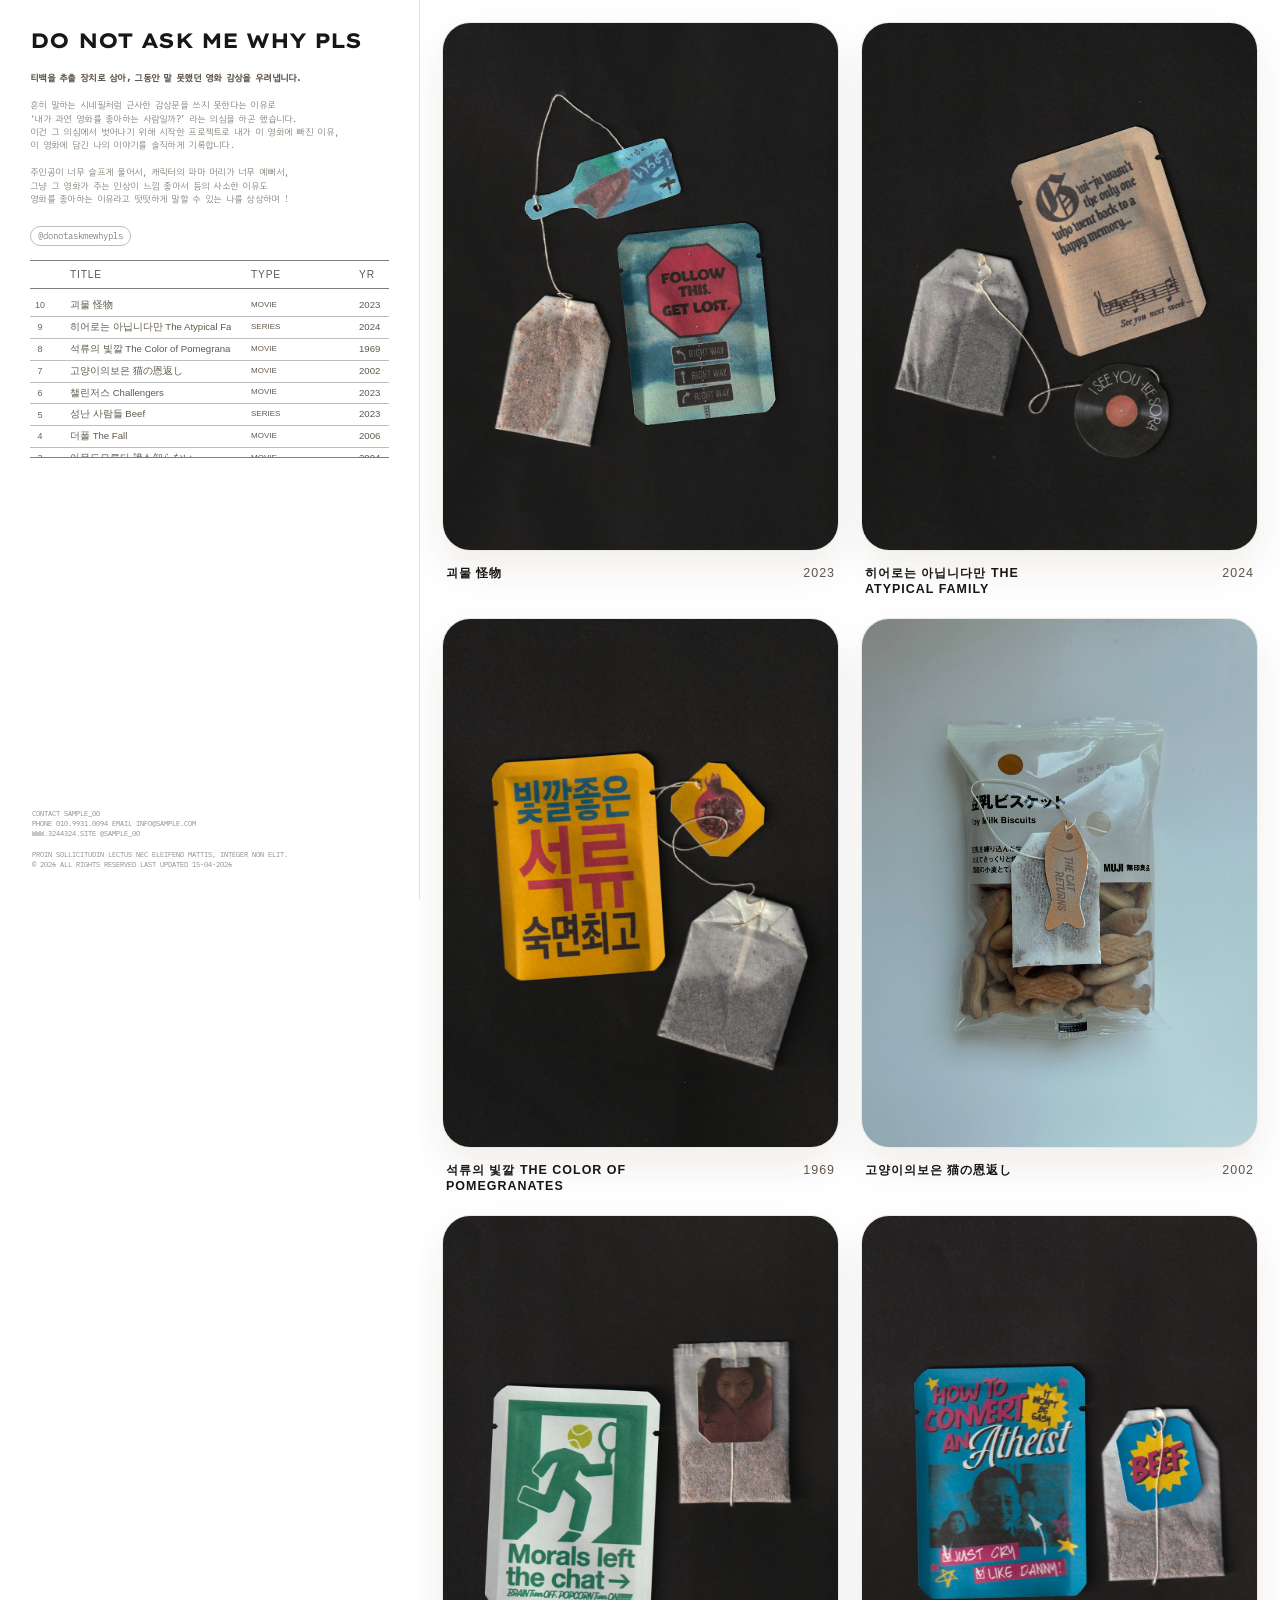
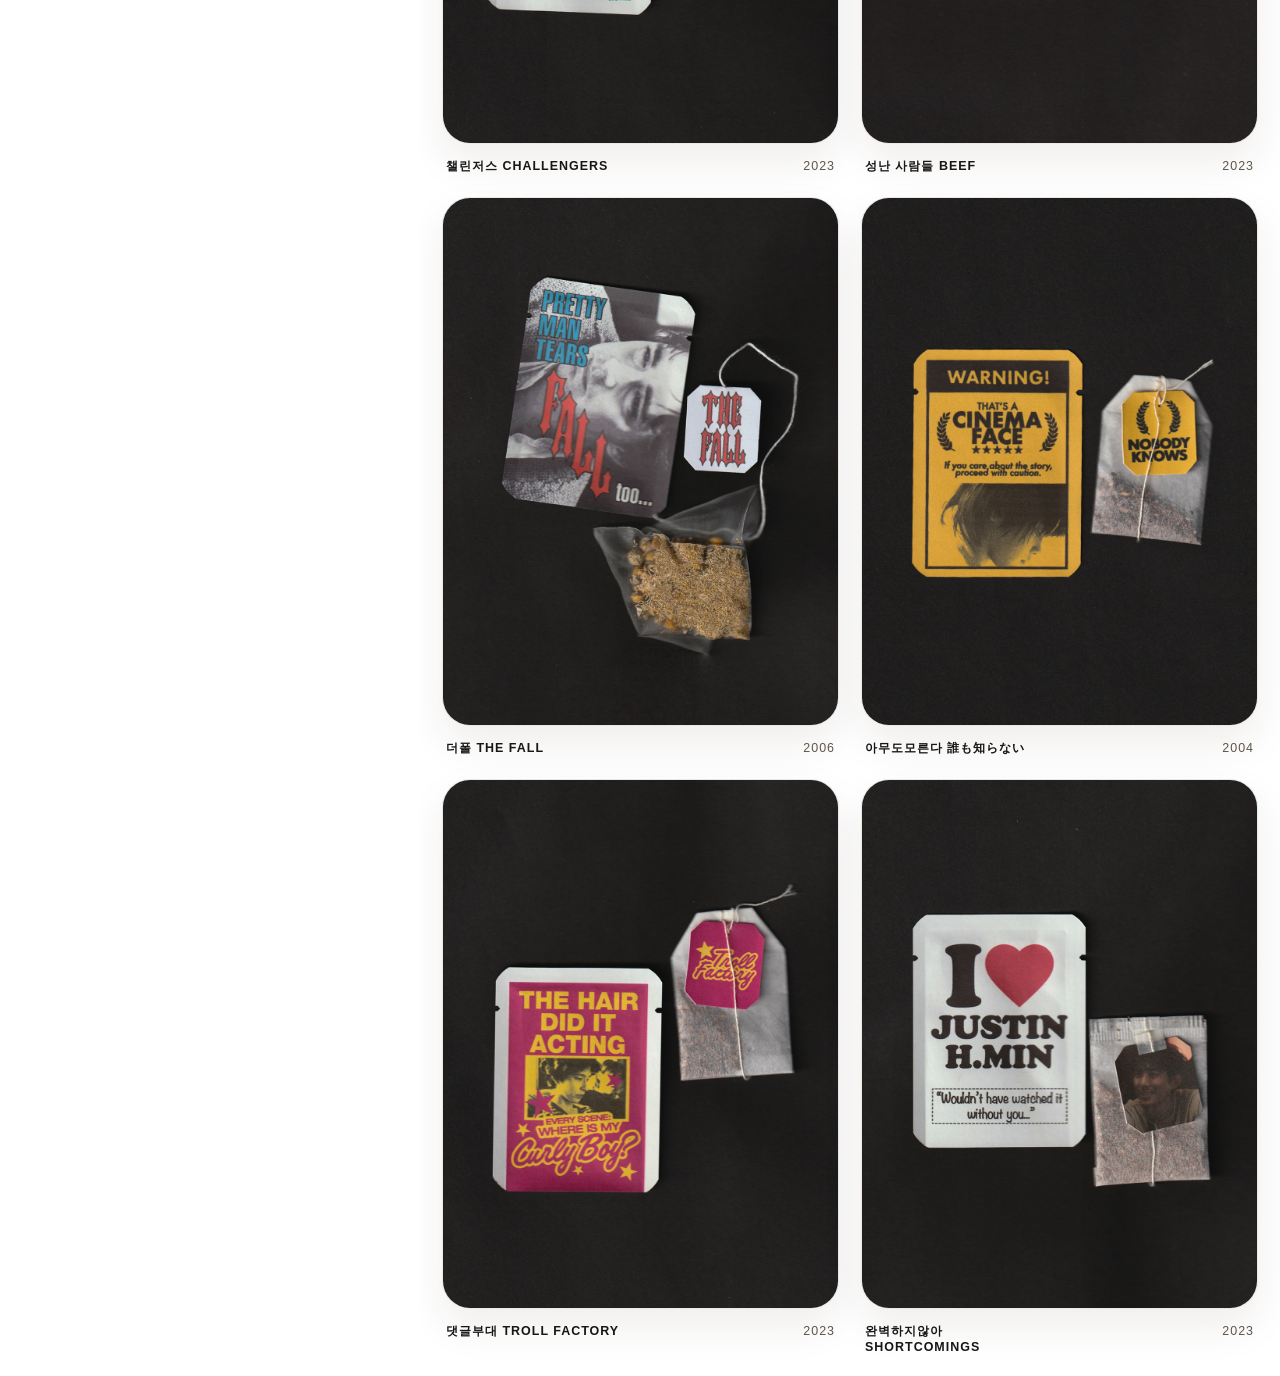
<file: index.html>
<!DOCTYPE html>
<html lang="ko">
  <head>
    <meta charset="UTF-8" />
    <meta name="viewport" content="width=device-width, initial-scale=1.0" />
    <title>DONOTASKMEWHYPLS</title>
    <link rel="stylesheet" href="./styles.css" />
    <script src="./cursor.js" defer></script>
    <script src="./works-data.js" defer></script>
    <script src="./main.js" defer></script>
  </head>
  <body>
    <main class="layout">
      <aside class="sidebar">
        <div class="sidebar__inner">
          <h1 class="sidebar__title">DO NOT ASK ME WHY PLS</h1>
          <p class="sidebar__description">
            <strong>티백을 추출 장치로 삼아, 그동안 말 못했던 영화 감상을 우려냅니다.</strong><br />
            <br />
      
            흔히 말하는 시네필처럼 근사한 감상문을 쓰지 못한다는 이유로<br />
            ‘내가 과연 영화를 좋아하는 사람일까?’ 라는 의심을 하곤 했습니다.<br />
            이건 그 의심에서 벗어나기 위해 시작한 프로젝트로 내가 이 영화에 빠진 
            이유,<br />
            이 영화에 담긴 나의 이야기를 솔직하게 기록합니다.<br />
            <br />
            주인공이 너무 슬프게 울어서, 캐릭터의 파마 머리가 너무 예뻐서, <br />그냥 그 영화가
            주는 인상이 느낌 좋아서 등의 사소한 이유도 <br />영화를 좋아하는 이유라고 떳떳하게
            말할 수 있는 나를 상상하며 !
          </p>
          <a
            class="sidebar__button"
            href="https://www.instagram.com/donotaskmewhypls?utm_source=ig_web_button_share_sheet&igsh=ZDNlZDc0MzIxNw=="
            target="_blank"
            rel="noreferrer"
          >
            @donotaskmewhypls
          </a>
        </div>

        <section class="sidebar__index" aria-label="Selected work index">
          <div class="sidebar__index-rule"></div>
          <div class="sidebar__index-head">
            <span class="sidebar__index-head-title">TITLE</span>
            <span>TYPE</span>
            <span>YR</span>
          </div>
          <div class="sidebar__index-scroll">
            <ol class="sidebar__index-list" id="sidebar-index-list"></ol>
          </div>
          <div class="sidebar__index-rule"></div>
        </section>

        <footer class="sidebar__footer">
          <p class="sidebar__footer-copy">
            CONTACT SAMPLE_00<br />
            PHONE 010.9931.0094 EMAIL INFO@SAMPLE.COM<br />
            WWW.3244324.SITE @SAMPLE_00
          </p>
          <p class="sidebar__footer-note">
            PROIN SOLLICITUDIN LECTUS NEC ELEIFEND MATTIS, INTEGER NON ELIT.<br />
            © 2026 ALL RIGHTS RESERVED LAST UPDATED 15-04-2026
          </p>
        </footer>
      </aside>

      <section class="gallery" id="gallery" aria-label="Selected works"></section>

      <footer class="mobile-footer">
        <p class="sidebar__footer-copy">
          CONTACT SAMPLE_00<br />
          PHONE 010.9931.0094 EMAIL INFO@SAMPLE.COM<br />
          WWW.3244324.SITE @SAMPLE_00
        </p>
        <p class="sidebar__footer-note">
          PROIN SOLLICITUDIN LECTUS NEC ELEIFEND MATTIS, INTEGER NON ELIT.<br />
          © 2026 ALL RIGHTS RESERVED LAST UPDATED 15-04-2026
        </p>
      </footer>
    </main>
  </body>
</html>
</file>
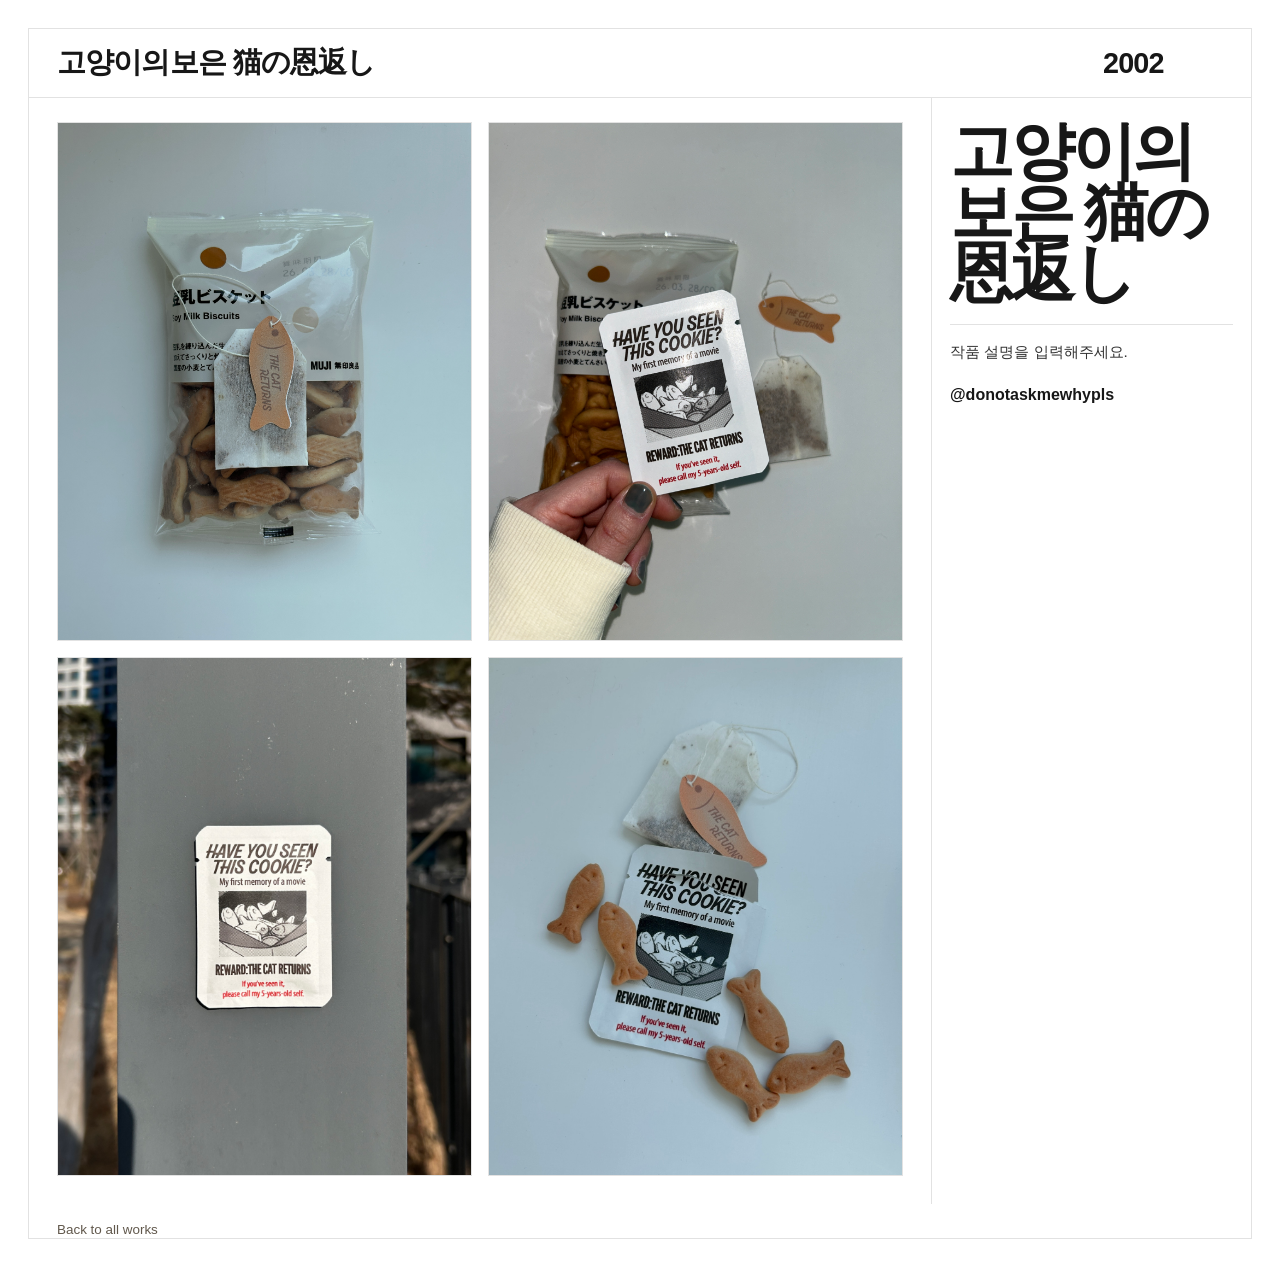
<file: works/cat-returns.html>
<!DOCTYPE html>
<html lang="ko">
  <head>
    <meta charset="UTF-8" />
    <meta name="viewport" content="width=device-width, initial-scale=1.0" />
    <title>고양이의보은 猫の恩返し</title>
    <link rel="stylesheet" href="../styles.css" />
    <script src="../cursor.js" defer></script>
    <link rel="preload" as="image" href="../assets/images/cat-returns-cover.jpg" />
    <link rel="preload" as="image" href="../assets/works/cat-returns/01.jpg" />
    <link rel="preload" as="image" href="../assets/works/cat-returns/02.jpg" />
  </head>
  <body class="work-page" data-work-id="cat-returns">
    <main class="work-shell">
      <div class="work-topbar">
        <div data-work-title>고양이의보은 猫の恩返し</div>
        <div data-work-year>2002</div>
      </div>
      <div class="work-content">
        <section class="work-gallery" aria-label="고양이의보은 猫の恩返し 이미지"></section>
        <aside class="work-info">
          <h1 class="work-info__title">고양이의보은 猫の恩返し</h1>
          <p class="work-info__body">작품 설명을 입력해주세요.</p>
          <a class="work-info__link" href="https://www.instagram.com/donotaskmewhypls?utm_source=ig_web_button_share_sheet&igsh=ZDNlZDc0MzIxNw==" target="_blank" rel="noreferrer">@donotaskmewhypls</a>
        </aside>
      </div>
      <a class="back-link" href="../index.html">Back to all works</a>
    </main>
    <script src="../works-data.js"></script>
    <script src="../work-detail.js"></script>
  </body>
</html>
</file>
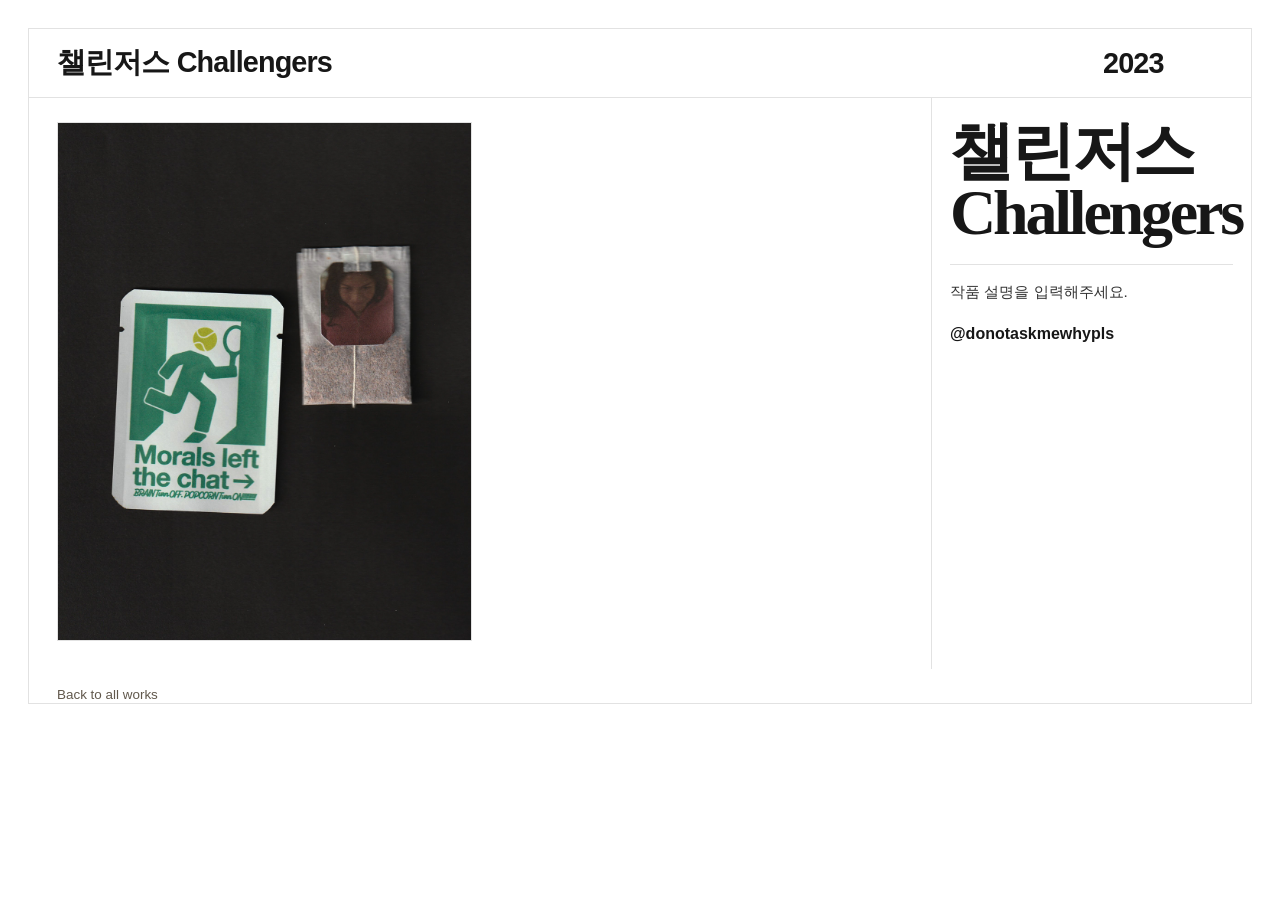
<file: works/challengers.html>
<!DOCTYPE html>
<html lang="ko">
  <head>
    <meta charset="UTF-8" />
    <meta name="viewport" content="width=device-width, initial-scale=1.0" />
    <title>챌린저스 Challengers</title>
    <link rel="stylesheet" href="../styles.css" />
    <script src="../cursor.js" defer></script>
  </head>
  <body class="work-page" data-work-id="challengers">
    <main class="work-shell">
      <div class="work-topbar">
        <div data-work-title>챌린저스 Challengers</div>
        <div data-work-year>2023</div>
      </div>
      <div class="work-content">
        <section class="work-gallery" aria-label="챌린저스 Challengers 이미지"></section>
        <aside class="work-info">
          <h1 class="work-info__title">챌린저스 Challengers</h1>
          <p class="work-info__body">작품 설명을 입력해주세요.</p>
          <a class="work-info__link" href="https://www.instagram.com/donotaskmewhypls?utm_source=ig_web_button_share_sheet&igsh=ZDNlZDc0MzIxNw==" target="_blank" rel="noreferrer">@donotaskmewhypls</a>
        </aside>
      </div>
      <a class="back-link" href="../index.html">Back to all works</a>
    </main>
    <script src="../works-data.js"></script>
    <script src="../work-detail.js"></script>
  </body>
</html>
</file>
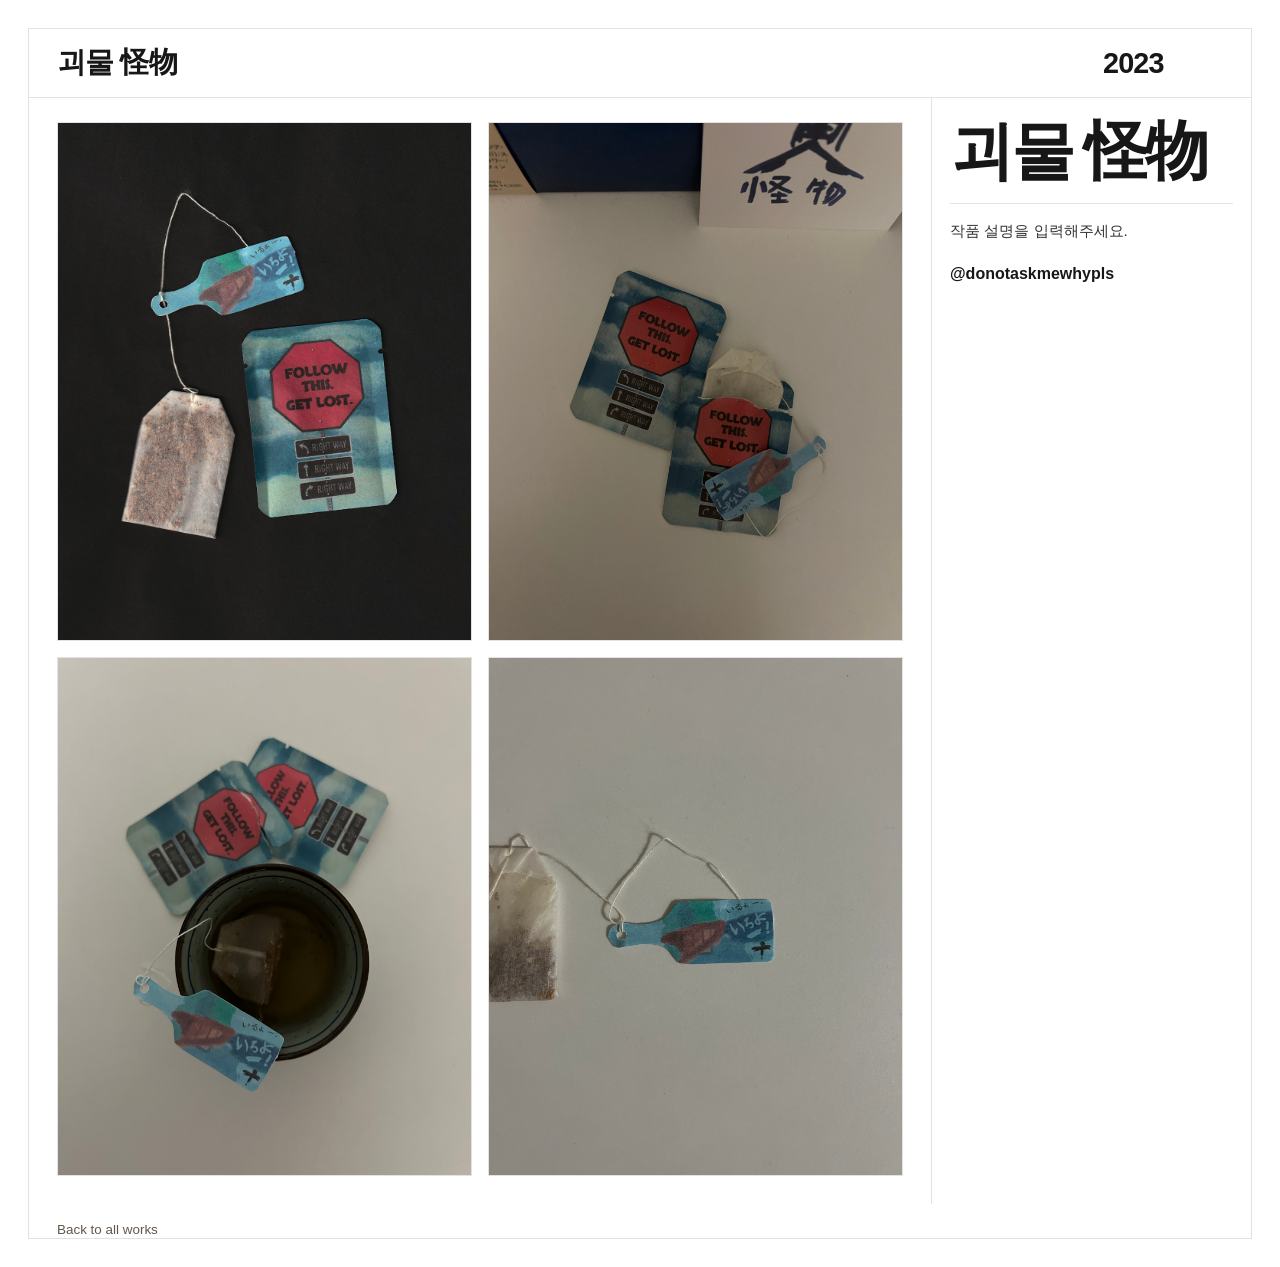
<file: works/monster.html>
<!DOCTYPE html>
<html lang="ko">
  <head>
    <meta charset="UTF-8" />
    <meta name="viewport" content="width=device-width, initial-scale=1.0" />
    <title>괴물 怪物</title>
    <link rel="stylesheet" href="../styles.css" />
    <script src="../cursor.js" defer></script>
  </head>
  <body class="work-page" data-work-id="monster">
    <main class="work-shell">
      <div class="work-topbar">
        <div data-work-title>괴물 怪物</div>
        <div data-work-year>2023</div>
      </div>
      <div class="work-content">
        <section class="work-gallery" aria-label="괴물 怪物 이미지"></section>
        <aside class="work-info">
          <h1 class="work-info__title">괴물 怪物</h1>
          <p class="work-info__body">작품 설명을 입력해주세요.</p>
          <a class="work-info__link" href="https://www.instagram.com/donotaskmewhypls?utm_source=ig_web_button_share_sheet&igsh=ZDNlZDc0MzIxNw==" target="_blank" rel="noreferrer">@donotaskmewhypls</a>
        </aside>
      </div>
      <a class="back-link" href="../index.html">Back to all works</a>
    </main>
    <script src="../works-data.js"></script>
    <script src="../work-detail.js"></script>
  </body>
</html>
</file>
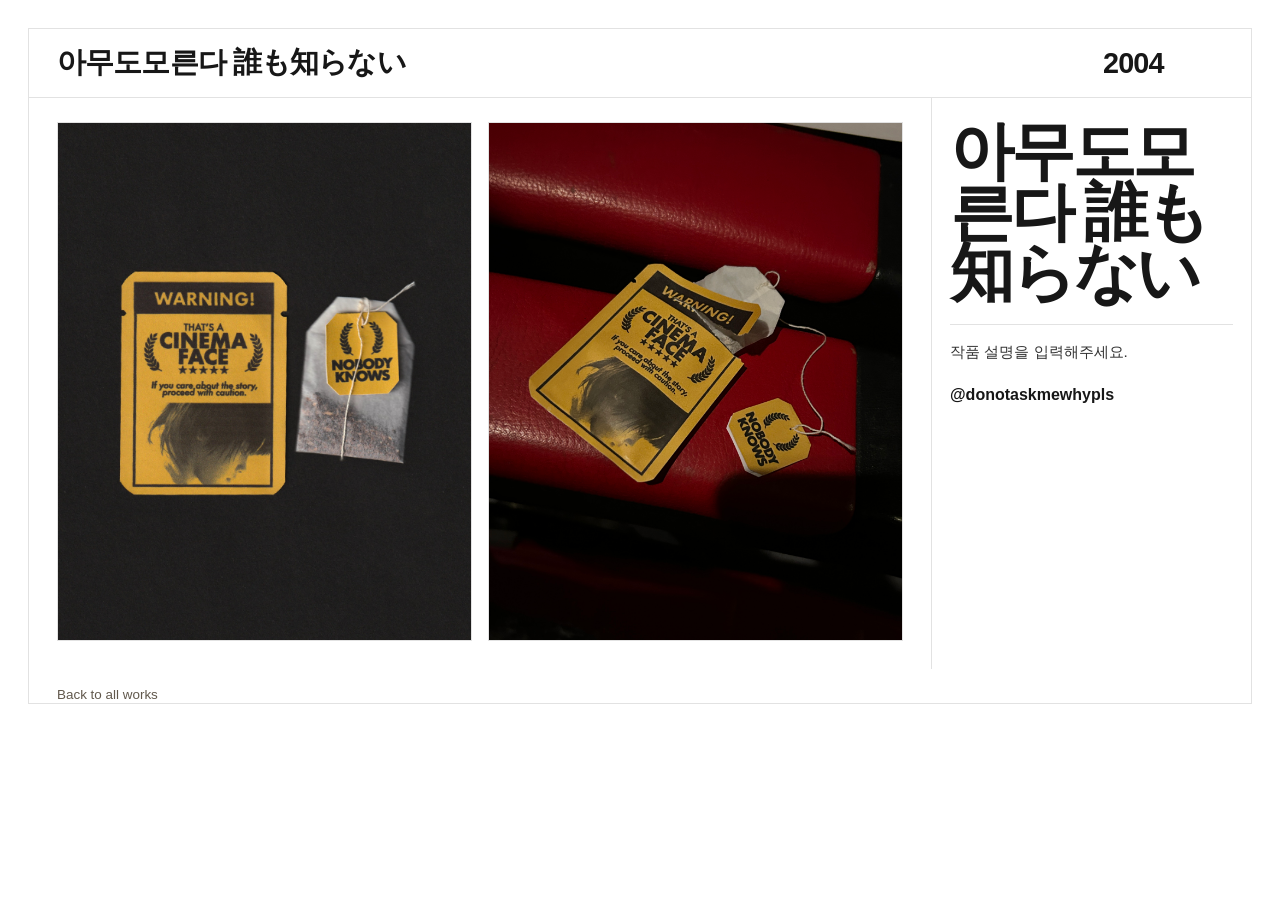
<file: works/nobody-knows.html>
<!DOCTYPE html>
<html lang="ko">
  <head>
    <meta charset="UTF-8" />
    <meta name="viewport" content="width=device-width, initial-scale=1.0" />
    <title>아무도모른다 誰も知らない</title>
    <link rel="stylesheet" href="../styles.css" />
    <script src="../cursor.js" defer></script>
  </head>
  <body class="work-page" data-work-id="nobody-knows">
    <main class="work-shell">
      <div class="work-topbar">
        <div data-work-title>아무도모른다 誰も知らない</div>
        <div data-work-year>2004</div>
      </div>
      <div class="work-content">
        <section class="work-gallery" aria-label="아무도모른다 誰も知らない 이미지"></section>
        <aside class="work-info">
          <h1 class="work-info__title">아무도모른다 誰も知らない</h1>
          <p class="work-info__body">작품 설명을 입력해주세요.</p>
          <a class="work-info__link" href="https://www.instagram.com/donotaskmewhypls?utm_source=ig_web_button_share_sheet&igsh=ZDNlZDc0MzIxNw==" target="_blank" rel="noreferrer">@donotaskmewhypls</a>
        </aside>
      </div>
      <a class="back-link" href="../index.html">Back to all works</a>
    </main>
    <script src="../works-data.js"></script>
    <script src="../work-detail.js"></script>
  </body>
</html>
</file>
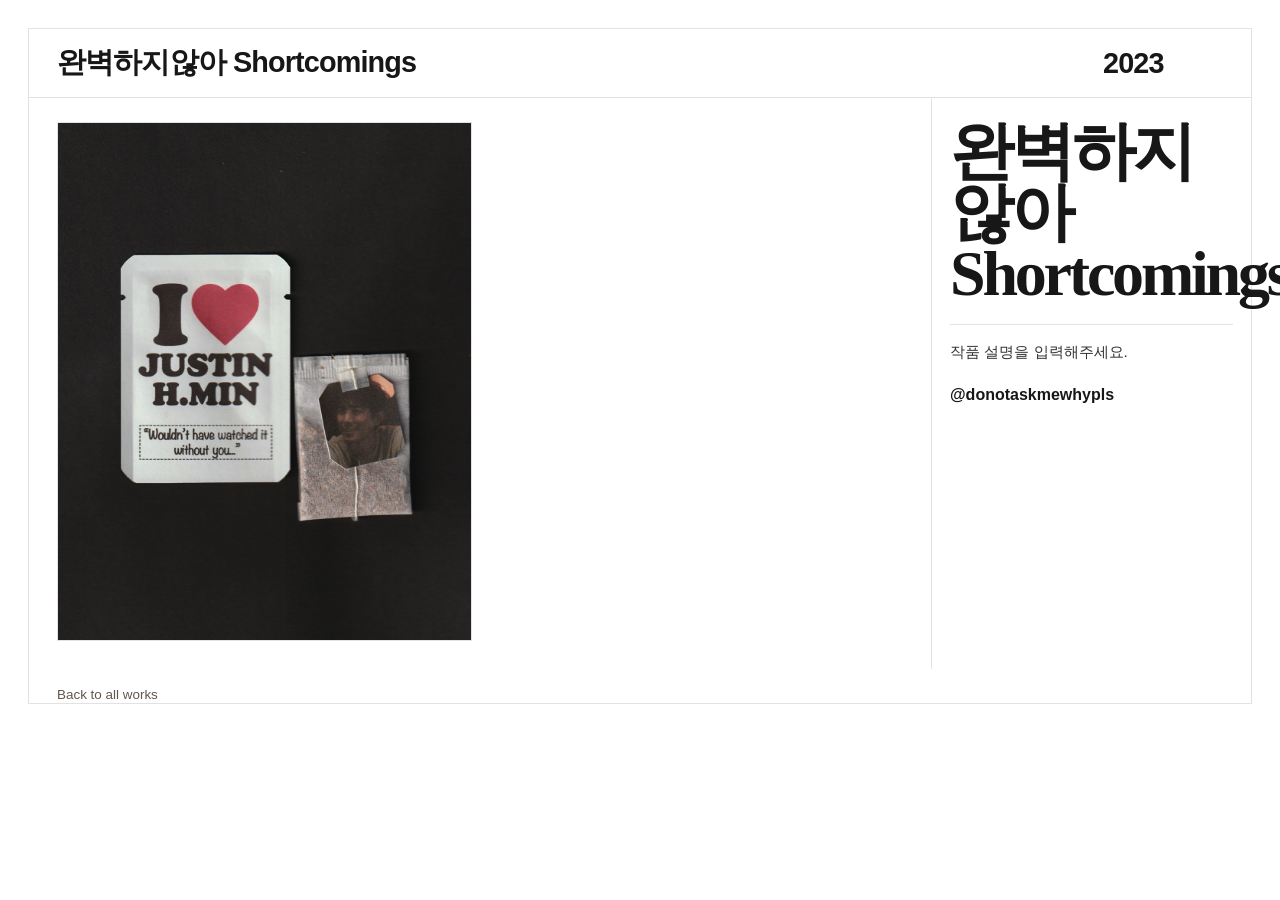
<file: works/shortcomings.html>
<!DOCTYPE html>
<html lang="ko">
  <head>
    <meta charset="UTF-8" />
    <meta name="viewport" content="width=device-width, initial-scale=1.0" />
    <title>완벽하지않아 Shortcomings</title>
    <link rel="stylesheet" href="../styles.css" />
    <script src="../cursor.js" defer></script>
  </head>
  <body class="work-page" data-work-id="shortcomings">
    <main class="work-shell">
      <div class="work-topbar">
        <div data-work-title>완벽하지않아 Shortcomings</div>
        <div data-work-year>2023</div>
      </div>
      <div class="work-content">
        <section class="work-gallery" aria-label="완벽하지않아 Shortcomings 이미지"></section>
        <aside class="work-info">
          <h1 class="work-info__title">완벽하지않아 Shortcomings</h1>
          <p class="work-info__body">작품 설명을 입력해주세요.</p>
          <a class="work-info__link" href="https://www.instagram.com/donotaskmewhypls?utm_source=ig_web_button_share_sheet&igsh=ZDNlZDc0MzIxNw==" target="_blank" rel="noreferrer">@donotaskmewhypls</a>
        </aside>
      </div>
      <a class="back-link" href="../index.html">Back to all works</a>
    </main>
    <script src="../works-data.js"></script>
    <script src="../work-detail.js"></script>
  </body>
</html>
</file>
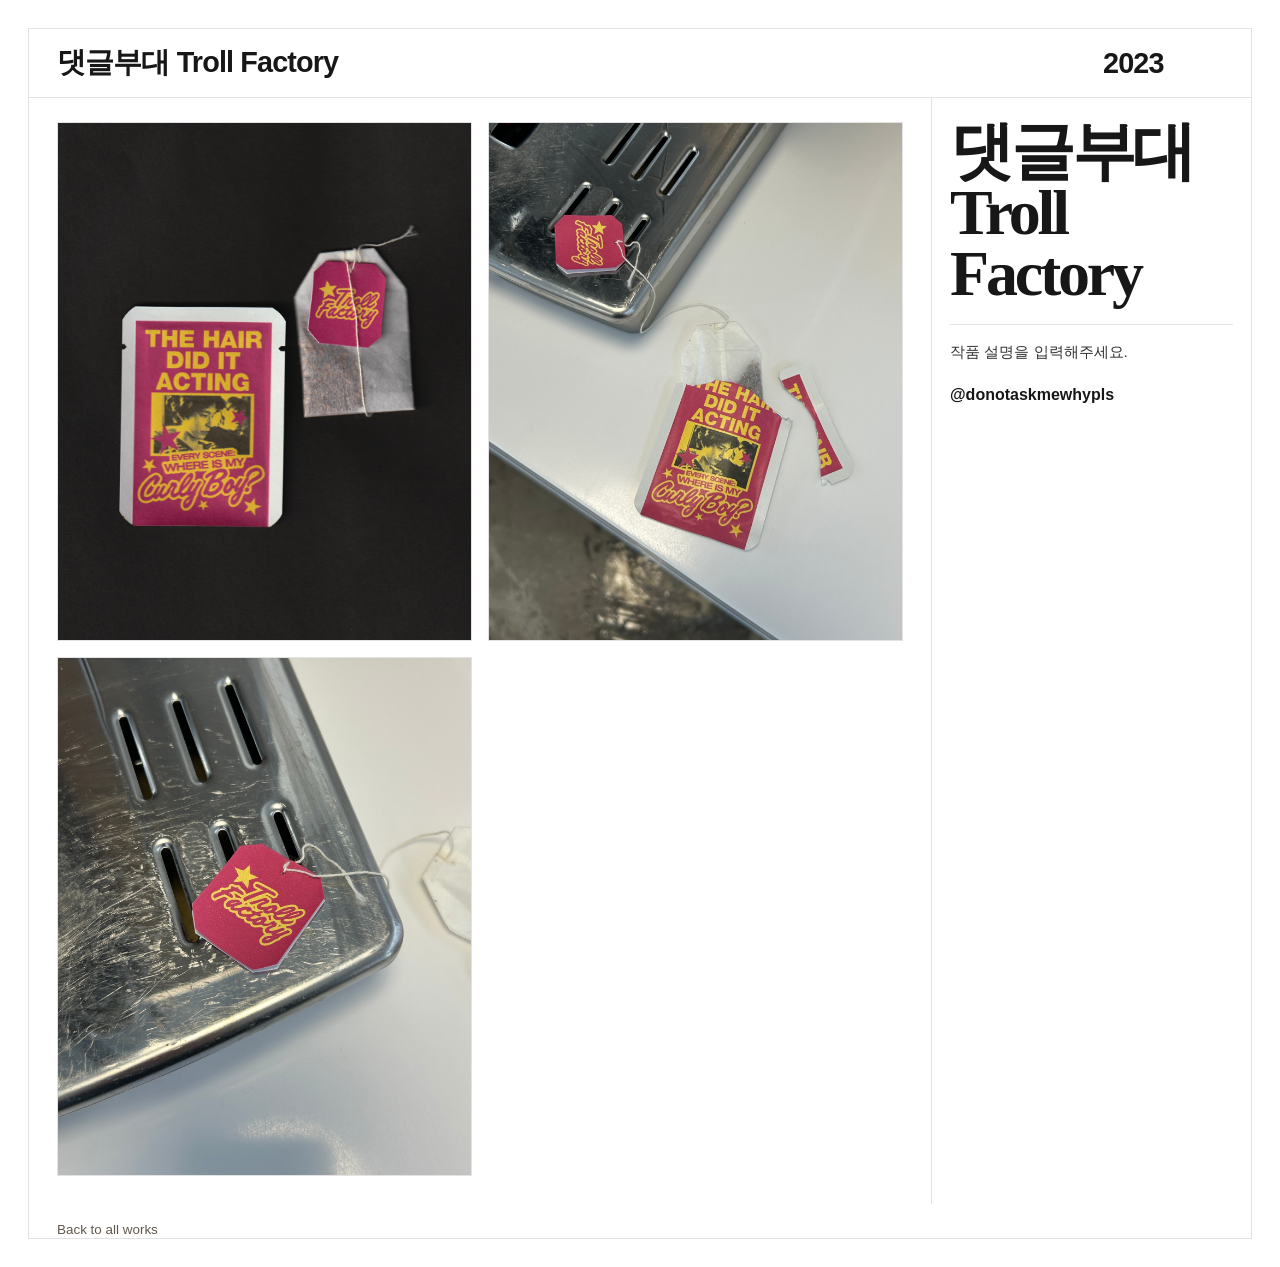
<file: works/troll-factory.html>
<!DOCTYPE html>
<html lang="ko">
  <head>
    <meta charset="UTF-8" />
    <meta name="viewport" content="width=device-width, initial-scale=1.0" />
    <title>댓글부대 Troll Factory</title>
    <link rel="stylesheet" href="../styles.css" />
    <script src="../cursor.js" defer></script>
  </head>
  <body class="work-page" data-work-id="troll-factory">
    <main class="work-shell">
      <div class="work-topbar">
        <div data-work-title>댓글부대 Troll Factory</div>
        <div data-work-year>2023</div>
      </div>
      <div class="work-content">
        <section class="work-gallery" aria-label="댓글부대 Troll Factory 이미지"></section>
        <aside class="work-info">
          <h1 class="work-info__title">댓글부대 Troll Factory</h1>
          <p class="work-info__body">작품 설명을 입력해주세요.</p>
          <a class="work-info__link" href="https://www.instagram.com/donotaskmewhypls?utm_source=ig_web_button_share_sheet&igsh=ZDNlZDc0MzIxNw==" target="_blank" rel="noreferrer">@donotaskmewhypls</a>
        </aside>
      </div>
      <a class="back-link" href="../index.html">Back to all works</a>
    </main>
    <script src="../works-data.js"></script>
    <script src="../work-detail.js"></script>
  </body>
</html>
</file>
<file: styles.css>
@font-face {
  font-family: "Lexend Giga Custom";
  src: url("./assets/fonts/LexendGiga-VariableFont_wght.ttf") format("truetype");
  font-weight: 100 900;
  font-style: normal;
}

@font-face {
  font-family: "Monoplex KR Wide Light";
  src: url("./assets/fonts/MonoplexKRWide-Light.ttf") format("truetype");
  font-weight: 300;
  font-style: normal;
}

@font-face {
  font-family: "Monoplex KR Wide Bold";
  src: url("./assets/fonts/MonoplexKRWide-Bold.ttf") format("truetype");
  font-weight: 700;
  font-style: normal;
}

@font-face {
  font-family: "Monoplex KR Wide Text";
  src: url("./assets/fonts/MonoplexKRWide-Text.ttf") format("truetype");
  font-weight: 500;
  font-style: normal;
}

:root {
  --bg: #ffffff;
  --panel: #ffffff;
  --text: #171717;
  --muted: #61584c;
  --line: rgba(23, 23, 23, 0.12);
  --button: #171717;
  --button-text: #f6f2ea;
}

* {
  box-sizing: border-box;
}

::selection {
  background: #9bfad3;
  color: #171717;
}

html,
body {
  margin: 0;
  min-height: 100%;
}

body {
  background: var(--bg);
  color: var(--text);
  font-family: "Avenir Next", "Suisse Intl", "Helvetica Neue", sans-serif;
  overflow-x: hidden;
}

.tea-cursor {
  position: fixed;
  left: 0;
  top: 0;
  z-index: 9999;
  pointer-events: none;
  user-select: none;
  font-size: 1.5rem;
  line-height: 1;
  opacity: 0;
  transform: translate3d(-50%, -50%, 0) scale(0.92);
  transition:
    opacity 180ms ease,
    transform 180ms ease;
  will-change: transform, opacity;
}

.tea-cursor.is-visible {
  opacity: 1;
}

.tea-cursor.is-active {
  transform: translate3d(-50%, -50%, 0) scale(0.82);
}

.layout {
  display: grid;
  grid-template-columns: clamp(420px, 27vw, 500px) minmax(0, 1fr);
  width: 100%;
  min-height: 100vh;
  transition: transform 340ms cubic-bezier(0.22, 1, 0.36, 1);
}

.sidebar {
  position: sticky;
  top: 0;
  align-self: start;
  min-width: 420px;
  width: 100%;
  height: 100vh;
  display: flex;
  flex-direction: column;
  gap: 14px;
  padding: 30px;
  border-right: 1px solid var(--line);
  background: var(--panel);
  transform-origin: left center;
  transition:
    transform 340ms cubic-bezier(0.22, 1, 0.36, 1),
    opacity 240ms ease,
    filter 340ms ease;
}

.sidebar__inner {
  display: flex;
  flex-direction: column;
  align-items: flex-start;
  gap: 20px;
  max-width: 100%;
  padding-right: 30px;
}

.sidebar__eyebrow {
  margin: 0;
  font-size: 0.74rem;
  letter-spacing: 0.28em;
  text-transform: uppercase;
  color: var(--muted);
}

.sidebar__title {
  margin: 0;
  font-family: "Lexend Giga Custom", "Helvetica Neue", sans-serif;
  font-size: 1.3rem;
  font-weight: 700;
  line-height: 1;
  letter-spacing: -0.04em;
  white-space: nowrap;
}

.sidebar__description {
  margin: 0;
  max-width: 80ch;
  font-family: "Monoplex KR Wide Light", "Avenir Next", sans-serif;
  font-size: 0.56rem;
  letter-spacing: -0.08em;
  line-height: 1.5;
  color: var(--muted);
}

.sidebar__description strong {
  font-family: "Monoplex KR Wide Text", "Avenir Next", sans-serif;
  font-size: 1.04em;
  font-weight: 700;
}

.sidebar__button {
  display: inline-flex;
  align-items: center;
  justify-content: center;
  min-height: 20px;
  padding: 0 7px;
  border: 1px solid rgba(23, 23, 23, 0.28);
  border-radius: 999px;
  background: transparent;
  color: var(--muted);
  font-family: "Monoplex KR Wide Light", "Avenir Next", sans-serif;
  font-size: 0.54rem;
  font-weight: 300;
  text-decoration: none;
  transition:
    transform 180ms ease,
    opacity 180ms ease;
}

.sidebar__button:hover {
  transform: translateY(-1px);
  opacity: 0.92;
}

.sidebar__index {
  display: flex;
  flex-direction: column;
  gap: 0;
}

.sidebar__index-rule {
  border-top: 1px solid rgba(23, 23, 23, 0.55);
}

.sidebar__index-rule + .sidebar__index-rule {
  display: none;
}

.sidebar__index-rule:first-child {
  border-top-width: 1.5px;
}

.sidebar__index-head,
.sidebar__index-row {
  display: grid;
  grid-template-columns: 20px minmax(0, 3fr) 88px 30px;
  column-gap: 20px;
  align-items: center;
}

.sidebar__index-head {
  padding: 8px 0 8px;
  border-bottom: 1px solid rgba(23, 23, 23, 0.55);
  color: var(--muted);
  font-size: 0.64rem;
  letter-spacing: 0.08em;
  text-transform: uppercase;
}

.sidebar__index-head-title {
  grid-column: 2 / 3;
}

.sidebar__index-list {
  margin: 0;
  padding: 0;
  list-style: none;
}

.sidebar__index-scroll {
  max-height: 168px;
  overflow-y: auto;
  scrollbar-width: none;
  padding-top: 6px;
}

.sidebar__index-scroll::-webkit-scrollbar {
  display: none;
}

.sidebar__index-row {
  min-height: 20px;
  color: var(--muted);
  font-size: 0.6rem;
  border-bottom: 0.5px solid rgba(23, 23, 23, 0.28);
  transition:
    background-color 140ms ease,
    color 140ms ease;
}

.sidebar__index-number {
  justify-self: center;
  text-align: center;
  color: rgba(23, 23, 23, 0.66);
  font-size: 0.56rem;
  line-height: 1;
}

.sidebar__index-title,
.sidebar__index-type,
.sidebar__index-year {
  overflow: hidden;
  text-overflow: ellipsis;
  white-space: nowrap;
  line-height: 1.25;
  padding: 4px 0 5px;
}

.sidebar__index-type {
  font-size: 0.5rem;
}

a.sidebar__index-title {
  color: inherit;
  text-decoration: none;
  display: block;
  overflow: hidden;
}

.sidebar__index-title-text {
  display: inline-block;
  flex: 0 0 auto;
}

.sidebar__index-title-marquee {
  display: inline-flex;
  align-items: center;
  width: max-content;
  min-width: 100%;
  will-change: transform;
}

a.sidebar__index-title.is-overflowing:hover {
  text-decoration: none;
}

.sidebar__index-row:hover .sidebar__index-title.is-overflowing .sidebar__index-title-marquee,
a.sidebar__index-title.is-overflowing:hover .sidebar__index-title-marquee,
a.sidebar__index-title.is-overflowing:focus-visible .sidebar__index-title-marquee {
  gap: var(--marquee-gap, 24px);
  animation: sidebar-title-marquee-loop 3.3s linear infinite;
}

a.sidebar__index-title:hover {
  text-decoration: underline;
}

.sidebar__index-row:hover {
  background: #171717;
  color: #ffffff;
}

.sidebar__index-row--accent:hover {
  background: #b32020;
}

.sidebar__index-row:hover .sidebar__index-title,
.sidebar__index-row:hover .sidebar__index-type,
.sidebar__index-row:hover .sidebar__index-year,
.sidebar__index-row:hover .sidebar__index-number {
  color: #ffffff;
}

.sidebar__index-row:hover .sidebar__index-title {
  text-decoration: none;
}

@keyframes sidebar-title-marquee-loop {
  0% {
    transform: translateX(0);
  }
  100% {
    transform: translateX(calc(-1 * var(--marquee-distance, 100%)));
  }
}

.sidebar__footer {
  margin-top: auto;
  padding: 0 2px;
}

.sidebar__footer-copy,
.sidebar__footer-note {
  margin: 0;
  font-family: "Monoplex KR Wide Light", "Avenir Next", sans-serif;
  font-size: 0.44rem;
  line-height: 1.45;
  color: rgba(23, 23, 23, 0.66);
  text-transform: uppercase;
}

.sidebar__footer-note {
  margin-top: 10px;
}

.mobile-footer {
  display: none;
}

.gallery {
  display: grid;
  grid-template-columns: repeat(2, minmax(280px, 1fr));
  align-content: start;
  gap: 22px;
  padding: 22px;
  overflow: auto;
  scrollbar-width: none;
  transition:
    transform 340ms cubic-bezier(0.22, 1, 0.36, 1),
    opacity 240ms ease;
}

.gallery::-webkit-scrollbar {
  display: none;
}

.card {
  display: flex;
  flex-direction: column;
  gap: 14px;
}

.card__link {
  display: block;
  color: inherit;
  text-decoration: none;
}

.card__link:hover .thumbnail {
  transform: translateY(-2px);
  box-shadow:
    0 24px 48px rgba(64, 41, 18, 0.11),
    inset 0 1px 0 rgba(255, 255, 255, 0.65);
}

body.is-transitioning {
  pointer-events: none;
}

body.is-transitioning .sidebar {
  transform: translateX(-120%) scale(0.98);
  opacity: 0;
  filter: blur(8px);
}

body.is-transitioning .gallery {
  transform: translateX(-7vw);
  opacity: 0.18;
}

.thumbnail {
  position: relative;
  overflow: hidden;
  aspect-ratio: 3 / 4;
  border-radius: 28px;
  border: 1px solid rgba(23, 23, 23, 0.08);
  background-color: #fcfbf7;
  transition:
    transform 180ms ease,
    box-shadow 180ms ease;
  box-shadow:
    0 18px 40px rgba(64, 41, 18, 0.08),
    inset 0 1px 0 rgba(255, 255, 255, 0.65);
}

.thumbnail img {
  display: block;
  width: 100%;
  height: 100%;
  object-fit: cover;
}

.card__meta {
  display: flex;
  align-items: baseline;
  justify-content: space-between;
  gap: 12px;
  padding: 0 4px;
}

.card__title,
.card__year {
  margin: 0;
  font-size: 0.78rem;
  letter-spacing: 0.08em;
  text-transform: uppercase;
}

.card__title {
  max-width: 26ch;
}

.card__year {
  color: var(--muted);
  white-space: nowrap;
}

.work-page {
  min-height: 100vh;
  padding: 28px;
}

.work-shell {
  border: 1px solid var(--line);
}

.work-topbar,
.work-subbar {
  display: grid;
  grid-template-columns: minmax(0, 2fr) 120px;
  gap: 20px;
  align-items: center;
  padding: 14px 28px;
  border-bottom: 1px solid var(--line);
}

.work-topbar {
  font-size: 1.8rem;
  font-weight: 700;
  letter-spacing: -0.03em;
}

.work-subbar {
  color: #979797;
  font-size: 0.95rem;
}

.work-content {
  display: grid;
  grid-template-columns: minmax(0, 1fr) 320px;
  gap: 0;
}

.work-gallery {
  display: grid;
  grid-template-columns: repeat(2, minmax(0, 1fr));
  gap: 16px;
  padding: 24px 28px 28px;
}

.work-figure {
  margin: 0;
  overflow: hidden;
  aspect-ratio: 4 / 5;
  border: 1px solid var(--line);
  background: #fff;
}

.work-figure img {
  display: block;
  width: 100%;
  height: 100%;
  object-fit: cover;
}

.work-info {
  display: flex;
  flex-direction: column;
  gap: 20px;
  padding: 24px 18px 28px;
  border-left: 1px solid var(--line);
}

.work-info__title {
  margin: 0;
  font-family: "Iowan Old Style", "Baskerville", "Times New Roman", serif;
  font-size: clamp(2rem, 5vw, 4.4rem);
  line-height: 0.95;
  letter-spacing: -0.05em;
}

.work-info__body {
  margin: 0;
  padding-top: 14px;
  border-top: 1px solid var(--line);
  font-size: 0.96rem;
  line-height: 1.75;
  color: #333;
}

.work-info__link {
  color: inherit;
  font-weight: 600;
  text-decoration: none;
}

.work-info__link:hover {
  text-decoration: underline;
}

.back-link {
  display: inline-flex;
  align-items: center;
  gap: 8px;
  margin: 18px 28px 0;
  color: var(--muted);
  font-size: 0.84rem;
  text-decoration: none;
}

.back-link:hover {
  text-decoration: underline;
}

@media (max-width: 980px) {
  .layout {
    grid-template-columns: 420px minmax(0, 1fr);
  }

  .sidebar {
    padding: 30px;
    min-width: 420px;
    border-right: 1px solid var(--line);
  }

  .gallery {
    grid-template-columns: repeat(2, minmax(240px, 1fr));
  }

  .work-content {
    grid-template-columns: 1fr;
  }

  .work-info {
    border-left: 0;
    border-top: 1px solid var(--line);
  }

}

@media (max-width: 1120px) {
  .gallery {
    grid-template-columns: 1fr;
  }
}

@media (max-width: 640px) {
  .layout {
    grid-template-columns: 1fr;
    max-width: none;
  }

  .sidebar {
    position: relative;
    top: auto;
    align-self: stretch;
    min-width: 0;
    height: auto;
    display: flex;
    flex-direction: column;
    border-right: 0;
    border-bottom: 1px solid var(--line);
  }

  .sidebar__title {
    font-size: 1.3rem;
  }

  .sidebar__description {
    max-width: 80ch;
    font-size: 0.56rem;
  }

  .thumbnail {
    border-radius: 22px;
  }

  .card__meta {
    flex-direction: column;
    align-items: flex-start;
    gap: 6px;
  }

  .gallery {
    grid-template-columns: 1fr;
    padding: 18px;
    justify-content: stretch;
  }

  .sidebar__footer {
    display: none;
  }

  .mobile-footer {
    display: block;
    padding: 0 20px 24px;
  }

  .work-page {
    padding: 16px;
  }

  .work-topbar,
  .work-subbar {
    grid-template-columns: 1fr;
    gap: 8px;
    padding: 14px 16px;
  }

  .work-gallery {
    grid-template-columns: 1fr;
    padding: 16px;
  }

  .work-info {
    padding: 16px;
  }

  .back-link {
    margin: 14px 16px 0;
  }

}

@media (prefers-reduced-motion: reduce) {
  .layout,
  .sidebar,
  .gallery,
  .thumbnail,
  .tea-cursor {
    transition: none;
  }
}
</file>
